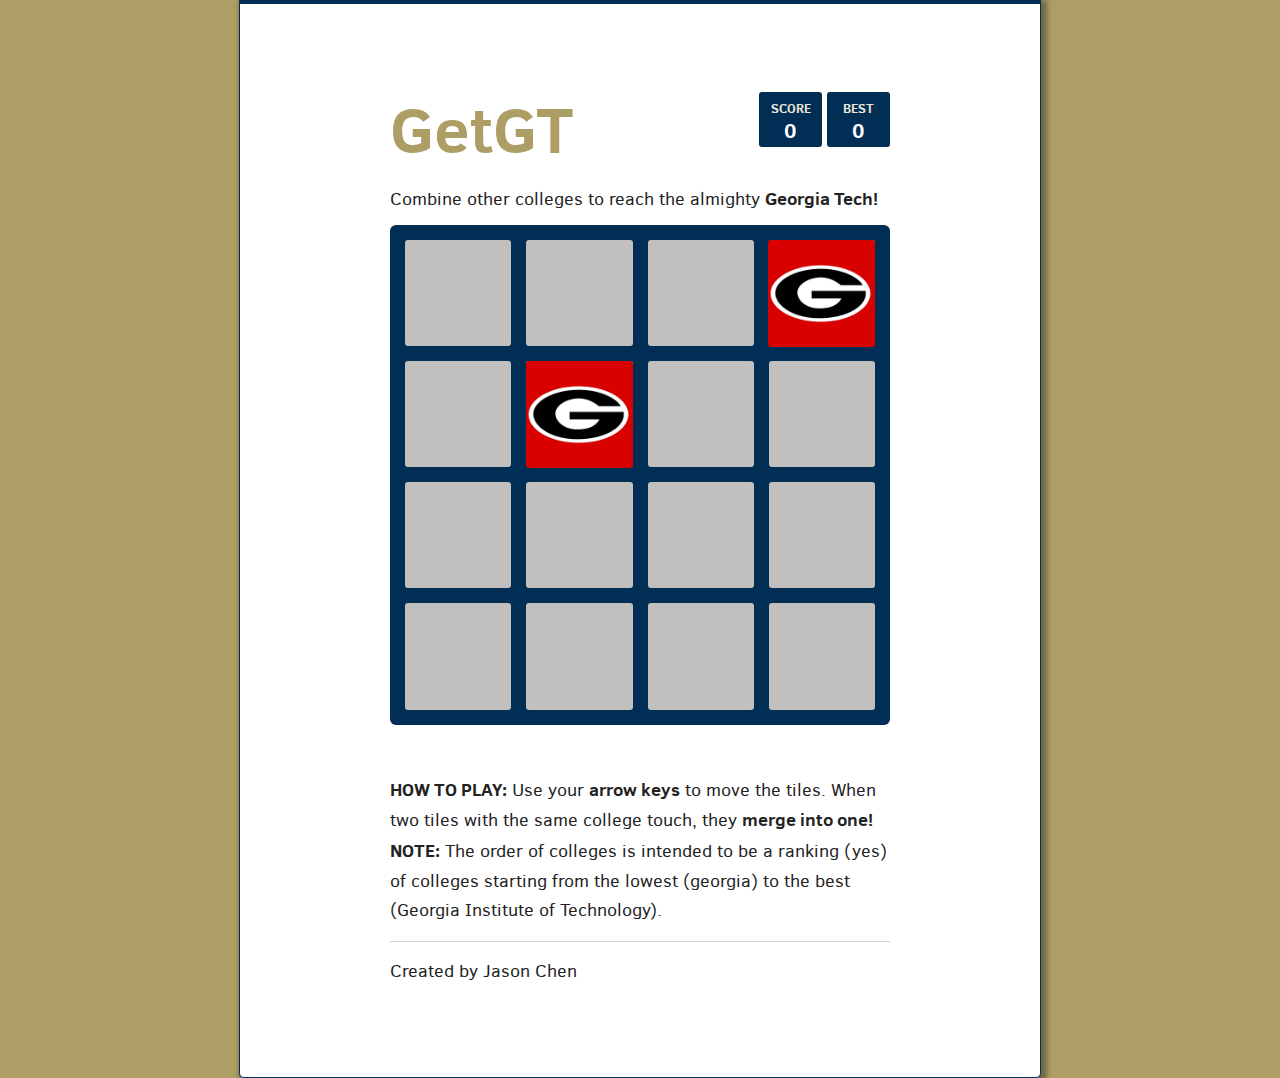
<file: index.html>
<!DOCTYPE html>
<html>
  <head>
    <meta charset="utf-8" />
    <title>GetGT!</title>

    <link href="style/main.css" rel="stylesheet" type="text/css" />
    <link rel="shortcut icon" href="favicon.ico" />
    <link rel="apple-touch-icon" href="meta/apple-touch-icon.png" />
    <meta name="apple-mobile-web-app-capable" content="yes" />

    <meta name="HandheldFriendly" content="True" />
    <meta name="MobileOptimized" content="320" />
    <meta
      name="viewport"
      content="width=device-width, target-densitydpi=160dpi, initial-scale=1.0, maximum-scale=1, user-scalable=no, minimal-ui"
    />
  </head>
  <body>
    <div class="container">
      <div class="heading">
        <h1 class="title">GetGT</h1>
        <div class="scores-container">
          <div class="score-container">0</div>
          <div class="best-container">0</div>
        </div>
      </div>
      <p class="game-intro">
        Combine other colleges to reach the
        <span onclick="document.body.style.background='url(img/petey.png)';"
          >almighty <strong>Georgia Tech!</strong></span
        >
      </p>

      <div class="game-container">
        <div class="game-message">
          <p></p>
          <div class="lower">
            <a class="keep-playing-button">Keep going</a>
            <a class="retry-button">Try again</a>
          </div>
        </div>

        <div class="grid-container">
          <div class="grid-row">
            <div class="grid-cell"></div>
            <div class="grid-cell"></div>
            <div class="grid-cell"></div>
            <div class="grid-cell"></div>
          </div>
          <div class="grid-row">
            <div class="grid-cell"></div>
            <div class="grid-cell"></div>
            <div class="grid-cell"></div>
            <div class="grid-cell"></div>
          </div>
          <div class="grid-row">
            <div class="grid-cell"></div>
            <div class="grid-cell"></div>
            <div class="grid-cell"></div>
            <div class="grid-cell"></div>
          </div>
          <div class="grid-row">
            <div class="grid-cell"></div>
            <div class="grid-cell"></div>
            <div class="grid-cell"></div>
            <div class="grid-cell"></div>
          </div>
        </div>

        <div class="tile-container"></div>
      </div>

      <p class="game-explanation">
        <strong class="important">How to play:</strong> Use your
        <strong>arrow keys</strong> to move the tiles. When two tiles with the
        same college touch, they <strong>merge into one!</strong> <br /><strong
          class="important"
          >Note:</strong
        >
        The order of colleges is intended to be a ranking (yes) of colleges
        starting from the lowest (georgia) to the best (Georgia Institute of
        Technology).
      </p>
      <hr />
      <p>Created by Jason Chen</p>
    </div>

    <script src="js/animframe_polyfill.js"></script>
    <script src="js/keyboard_input_manager.js"></script>
    <script src="js/html_actuator.js"></script>
    <script src="js/grid.js"></script>
    <script src="js/tile.js"></script>
    <script src="js/local_score_manager.js"></script>
    <script src="js/game_manager.js"></script>
    <script src="js/application.js"></script>
  </body>
</html>
</file>
<file: style/main.css>
@import url(fonts/clear-sans.css);
html, body {
  margin: 0;
  padding: 0;
  background: url(https://scontent-a.xx.fbcdn.net/hphotos-prn2/t31.0-8/1502678_10100298599491097_828497142_o.jpg);
  background-attachment: fixed;
  -webkit-background-size: cover;
  -moz-background-size: cover;
  -o-background-size: cover;
  background-size: cover;
  color: black;
  color: #222;
  font-family: "Clear Sans", "Helvetica Neue", Arial, sans-serif;
  font-size: 18px;
background-color: rgb(173,158,102);
}

.heading:after {
  content: "";
  display: block;
  clear: both; }

h1.title {
  font-size: 64px;
  font-weight: bold;
  color: rgb(173,158,102);
  margin: 0;
  display: block;
  float: left; }

@-webkit-keyframes move-up {
  0% {
    top: 25px;
    opacity: 1; }

  100% {
    top: -50px;
    opacity: 0; } }

@-moz-keyframes move-up {
  0% {
    top: 25px;
    opacity: 1; }

  100% {
    top: -50px;
    opacity: 0; } }

@keyframes move-up {
  0% {
    top: 25px;
    opacity: 1; }

  100% {
    top: -50px;
    opacity: 0; } }

.scores-container {
  float: right;
  text-align: right; }

.score-container, .best-container {
  position: relative;
  display: inline-block;
  background: rgb(0,46,84);
  padding: 15px 25px;
  font-size: 20px;
  height: 25px;
  line-height: 47px;
  font-weight: bold;
  border-radius: 3px;
  color: white;
  margin-top: 8px;
  text-align: center; }
  .score-container:after, .best-container:after {
    position: absolute;
    width: 100%;
    top: 10px;
    left: 0;
    text-transform: uppercase;
    font-size: 13px;
    line-height: 13px;
    text-align: center;
    color: #eee4da; }
  .score-container .score-addition, .best-container .score-addition {
    position: absolute;
    right: 30px;
    color: rgb(173,158,102);
    font-size: 25px;
    line-height: 25px;
    font-weight: bold;
    color: rgba(119, 110, 101, 0.9);
    z-index: 100;
    -webkit-animation: move-up 600ms ease-in;
    -moz-animation: move-up 600ms ease-in;
    animation: move-up 600ms ease-in;
    -webkit-animation-fill-mode: both;
    -moz-animation-fill-mode: both;
    animation-fill-mode: both; }

.score-container:after {
  content: "Score"; }

.best-container:after {
  content: "Best"; }

p {
  margin-top: 0;
  margin-bottom: 10px;
  line-height: 1.65; }

a {
  color: rgb(173,158,102);
  font-weight: bold;
  text-decoration: underline;
  cursor: pointer; }

strong.important {
  text-transform: uppercase; }

hr {
  border: none;
  border-bottom: 1px solid #d8d4d0;
  margin: 15px 0; }

.container {
  padding: 80px 150px;
  background: #fff;
  border: 1px solid rgb(0,46,84);
  border-top: 4px solid rgb(0,46,84);
  border-radius: 0px 0px 5px 5px;
  -moz-border-radius: 0px 0px 5px 5px;
  -webkit-box-shadow: 3px 3px 5px 3px rgba(0, 0, 0, 0.35);
  box-shadow: 3px 3px 5px 3px rgba(0, 0, 0, 0.35);
  width: 90%;
  margin: 0 auto;
  max-width: 500px;}

@-webkit-keyframes fade-in {
  0% {
    opacity: 0; }

  100% {
    opacity: 1; } }

@-moz-keyframes fade-in {
  0% {
    opacity: 0; }

  100% {
    opacity: 1; } }

@keyframes fade-in {
  0% {
    opacity: 0; }

  100% {
    opacity: 1; } }

.game-container {
  position: relative;
  padding: 15px;
  cursor: default;
  -webkit-touch-callout: none;
  -webkit-user-select: none;
  -moz-user-select: none;
  background: rgb(0,46,84);
  border-radius: 6px;
  width: 500px;
  height: 500px;
  -webkit-box-sizing: border-box;
  -moz-box-sizing: border-box;
  box-sizing: border-box; }
  .game-container .game-message {
    display: none;
    position: absolute;
    top: 0;
    right: 0;
    bottom: 0;
    left: 0;
    background: rgb(0,46,84);
    z-index: 100;
    text-align: center;
    -webkit-animation: fade-in 800ms ease 1200ms;
    -moz-animation: fade-in 800ms ease 1200ms;
    animation: fade-in 800ms ease 1200ms;
    -webkit-animation-fill-mode: both;
    -moz-animation-fill-mode: both;
    animation-fill-mode: both; }
    .game-container .game-message p {
      font-size: 60px;
      font-weight: bold;
      height: 60px;
      line-height: 60px;
      margin-top: 222px; }
    .game-container .game-message .lower {
      display: block;
      margin-top: 59px; }
    .game-container .game-message a {
      display: inline-block;
      background: rgb(0,46,84);
      border-radius: 3px;
      padding: 0 20px;
      text-decoration: none;
      color: #f9f6f2;
      height: 40px;
      line-height: 42px;
      margin-left: 9px; }
      .game-container .game-message a.keep-playing-button {
        display: none; }
    .game-container .game-message.game-won {
      background: rgba(237, 194, 46, 0.5);
      color: #f9f6f2; }
      .game-container .game-message.game-won a.keep-playing-button {
        display: inline-block; }
    .game-container .game-message.game-won, .game-container .game-message.game-over {
      display: block; }

.grid-container {
  position: absolute;
  z-index: 1; }

.grid-row {
  margin-bottom: 15px; }
  .grid-row:last-child {
    margin-bottom: 0; }
  .grid-row:after {
    content: "";
    display: block;
    clear: both; }

.grid-cell {
  width: 106.25px;
  height: 106.25px;
  margin-right: 15px;
  float: left;
  border-radius: 3px;
  background: #C2C0BF; }
  .grid-cell:last-child {
    margin-right: 0; }

.tile-container {
  position: absolute;
  z-index: 2; }

.tile, .tile .tile-inner {
  width: 107px;
  height: 107px;
  line-height: 116.25px; }
.tile.tile-position-1-1 {
  -webkit-transform: translate(0px, 0px);
  -moz-transform: translate(0px, 0px);
  transform: translate(0px, 0px); }
.tile.tile-position-1-2 {
  -webkit-transform: translate(0px, 121px);
  -moz-transform: translate(0px, 121px);
  transform: translate(0px, 121px); }
.tile.tile-position-1-3 {
  -webkit-transform: translate(0px, 242px);
  -moz-transform: translate(0px, 242px);
  transform: translate(0px, 242px); }
.tile.tile-position-1-4 {
  -webkit-transform: translate(0px, 363px);
  -moz-transform: translate(0px, 363px);
  transform: translate(0px, 363px); }
.tile.tile-position-2-1 {
  -webkit-transform: translate(121px, 0px);
  -moz-transform: translate(121px, 0px);
  transform: translate(121px, 0px); }
.tile.tile-position-2-2 {
  -webkit-transform: translate(121px, 121px);
  -moz-transform: translate(121px, 121px);
  transform: translate(121px, 121px); }
.tile.tile-position-2-3 {
  -webkit-transform: translate(121px, 242px);
  -moz-transform: translate(121px, 242px);
  transform: translate(121px, 242px); }
.tile.tile-position-2-4 {
  -webkit-transform: translate(121px, 363px);
  -moz-transform: translate(121px, 363px);
  transform: translate(121px, 363px); }
.tile.tile-position-3-1 {
  -webkit-transform: translate(242px, 0px);
  -moz-transform: translate(242px, 0px);
  transform: translate(242px, 0px); }
.tile.tile-position-3-2 {
  -webkit-transform: translate(242px, 121px);
  -moz-transform: translate(242px, 121px);
  transform: translate(242px, 121px); }
.tile.tile-position-3-3 {
  -webkit-transform: translate(242px, 242px);
  -moz-transform: translate(242px, 242px);
  transform: translate(242px, 242px); }
.tile.tile-position-3-4 {
  -webkit-transform: translate(242px, 363px);
  -moz-transform: translate(242px, 363px);
  transform: translate(242px, 363px); }
.tile.tile-position-4-1 {
  -webkit-transform: translate(363px, 0px);
  -moz-transform: translate(363px, 0px);
  transform: translate(363px, 0px); }
.tile.tile-position-4-2 {
  -webkit-transform: translate(363px, 121px);
  -moz-transform: translate(363px, 121px);
  transform: translate(363px, 121px); }
.tile.tile-position-4-3 {
  -webkit-transform: translate(363px, 242px);
  -moz-transform: translate(363px, 242px);
  transform: translate(363px, 242px); }
.tile.tile-position-4-4 {
  -webkit-transform: translate(363px, 363px);
  -moz-transform: translate(363px, 363px);
  transform: translate(363px, 363px); }

.tile {
  position: absolute;
  -webkit-transition: 100ms ease-in-out;
  -moz-transition: 100ms ease-in-out;
  transition: 100ms ease-in-out;
  -webkit-transition-property: -webkit-transform;
  -moz-transition-property: -moz-transform;
  transition-property: transform; }
  .tile .tile-inner {
    border-radius: 3px;
    background: #eee4da;
    text-align: center;
    font-weight: bold;
    z-index: 10;
    font-size: 55px; }
  .tile.tile-2 .tile-inner {
    background: #fff url('../img/uga.png');
    background-size: cover;
    box-shadow: 0 0 30px 10px rgba(243, 215, 116, 0), inset 0 0 0 1px rgba(255, 255, 255, 0); }
  .tile.tile-4 .tile-inner {
    background: #fff url('../img/unc.png');
    background-size: cover;
    box-shadow: 0 0 30px 10px rgba(243, 215, 116, 0), inset 0 0 0 1px rgba(255, 255, 255, 0); }
  .tile.tile-8 .tile-inner {
    background: #fff url('../img/upenn.png');
    background-size: cover; }
  .tile.tile-16 .tile-inner {
    background: #fff url('../img/pennstate.png');
    background-size: cover; }
  .tile.tile-32 .tile-inner {
    background: #fff url('../img/mc.png');
    background-size: cover; }
  .tile.tile-64 .tile-inner {
    background: #fff url('../img/asu.png');
    background-size: cover; }
  .tile.tile-128 .tile-inner {
    background: #fff url('../img/cu.png');
    background-size: cover;
    box-shadow: 0 0 30px 10px rgba(243, 215, 116, 0.2381), inset 0 0 0 1px rgba(255, 255, 255, 0.14286);
    font-size: 45px; }
    @media screen and (max-width: 520px) {
      .tile.tile-128 .tile-inner {
        font-size: 25px; } }
  .tile.tile-256 .tile-inner {
    background: #fff url('../img/harvard.png');
    background-size: cover;
    box-shadow: 0 0 30px 10px rgba(243, 215, 116, 0.31746), inset 0 0 0 1px rgba(255, 255, 255, 0.19048);
    font-size: 45px; }
    @media screen and (max-width: 520px) {
      .tile.tile-256 .tile-inner {
        font-size: 25px; } }
  .tile.tile-512 .tile-inner {
    background: #fff url('../img/dq.png');
    background-size: cover;
    box-shadow: 0 0 30px 10px rgba(243, 215, 116, 0.39683), inset 0 0 0 1px rgba(255, 255, 255, 0.2381);
    font-size: 45px; }
    @media screen and (max-width: 520px) {
      .tile.tile-512 .tile-inner {
        font-size: 25px; } }
  .tile.tile-1024 .tile-inner {
    background: #fff url('../img/mit.jpg');
    background-size: cover;
    box-shadow: 0 0 30px 10px rgba(243, 215, 116, 0.47619), inset 0 0 0 1px rgba(255, 255, 255, 0.28571);
    font-size: 35px; }
    @media screen and (max-width: 520px) {
      .tile.tile-1024 .tile-inner {
        font-size: 15px; } }
  .tile.tile-2048 .tile-inner {
    background: #fff url('../img/gt.png');
    background-size: cover;
    box-shadow: 0 0 30px 10px rgba(243, 215, 116, 0.55556), inset 0 0 0 1px rgba(255, 255, 255, 0.33333);
    font-size: 35px; }
    @media screen and (max-width: 520px) {
      .tile.tile-2048 .tile-inner {
        font-size: 15px; } }
  .tile.tile-super .tile-inner {
    background: #fff url('../img/secret.png');
    background-size: cover;
    font-size: 30px; }
    @media screen and (max-width: 520px) {
      .tile.tile-super .tile-inner {
        font-size: 10px; } }

@-webkit-keyframes appear {
  0% {
    opacity: 0;
    -webkit-transform: scale(0);
    -moz-transform: scale(0);
    transform: scale(0); }

  100% {
    opacity: 1;
    -webkit-transform: scale(1);
    -moz-transform: scale(1);
    transform: scale(1); } }

@-moz-keyframes appear {
  0% {
    opacity: 0;
    -webkit-transform: scale(0);
    -moz-transform: scale(0);
    transform: scale(0); }

  100% {
    opacity: 1;
    -webkit-transform: scale(1);
    -moz-transform: scale(1);
    transform: scale(1); } }

@keyframes appear {
  0% {
    opacity: 0;
    -webkit-transform: scale(0);
    -moz-transform: scale(0);
    transform: scale(0); }

  100% {
    opacity: 1;
    -webkit-transform: scale(1);
    -moz-transform: scale(1);
    transform: scale(1); } }

.tile-new .tile-inner {
  -webkit-animation: appear 200ms ease 100ms;
  -moz-animation: appear 200ms ease 100ms;
  animation: appear 200ms ease 100ms;
  -webkit-animation-fill-mode: backwards;
  -moz-animation-fill-mode: backwards;
  animation-fill-mode: backwards; }

@-webkit-keyframes pop {
  0% {
    -webkit-transform: scale(0);
    -moz-transform: scale(0);
    transform: scale(0); }

  50% {
    -webkit-transform: scale(1.2);
    -moz-transform: scale(1.2);
    transform: scale(1.2); }

  100% {
    -webkit-transform: scale(1);
    -moz-transform: scale(1);
    transform: scale(1); } }

@-moz-keyframes pop {
  0% {
    -webkit-transform: scale(0);
    -moz-transform: scale(0);
    transform: scale(0); }

  50% {
    -webkit-transform: scale(1.2);
    -moz-transform: scale(1.2);
    transform: scale(1.2); }

  100% {
    -webkit-transform: scale(1);
    -moz-transform: scale(1);
    transform: scale(1); } }

@keyframes pop {
  0% {
    -webkit-transform: scale(0);
    -moz-transform: scale(0);
    transform: scale(0); }

  50% {
    -webkit-transform: scale(1.2);
    -moz-transform: scale(1.2);
    transform: scale(1.2); }

  100% {
    -webkit-transform: scale(1);
    -moz-transform: scale(1);
    transform: scale(1); } }

.tile-merged .tile-inner {
  z-index: 20;
  -webkit-animation: pop 200ms ease 100ms;
  -moz-animation: pop 200ms ease 100ms;
  animation: pop 200ms ease 100ms;
  -webkit-animation-fill-mode: backwards;
  -moz-animation-fill-mode: backwards;
  animation-fill-mode: backwards; }

.game-intro {
  margin: 10px 0; }

.game-explanation {
  margin-top: 50px; }

@media screen and (max-width: 850px) {
  html, body {
    font-size: 15px; }

  body {
    padding: 0 20px; }

  h1.title {
    font-size: 36px;
    margin-top: 5px; }

  .container {
    width: 280px;
    margin: 0 auto;
    padding: 50px; }

  .score-container, .best-container {
    margin-top: 0;
    padding: 10px 8px;
    font-size: inherit;
    min-width: 40px; }

  .heading {
    margin-bottom: 10px; }

  .game-container {
    
    position: relative;
    padding: 10px;
    cursor: default;
    -webkit-touch-callout: none;
    -webkit-user-select: none;
    -moz-user-select: none;
    border-radius: 6px;
    width: 280px;
    height: 280px;
    -webkit-box-sizing: border-box;
    -moz-box-sizing: border-box;
    box-sizing: border-box; }
    .game-container .game-message {
      display: none;
      position: absolute;
      top: 0;
      right: 0;
      bottom: 0;
      left: 0;
      background: rgba(238, 228, 218, 0.5);
      z-index: 100;
      text-align: center;
      -webkit-animation: fade-in 800ms ease 1200ms;
      -moz-animation: fade-in 800ms ease 1200ms;
      animation: fade-in 800ms ease 1200ms;
      -webkit-animation-fill-mode: both;
      -moz-animation-fill-mode: both;
      animation-fill-mode: both; }
      .game-container .game-message p {
        font-size: 60px;
        font-weight: bold;
        height: 60px;
        line-height: 60px;
        margin-top: 222px; }
      .game-container .game-message .lower {
        display: block;
        margin-top: 59px; }
      .game-container .game-message a {
        display: inline-block;
        background: #8f7a66;
        border-radius: 3px;
        padding: 0 20px;
        text-decoration: none;
        color: #f9f6f2;
        height: 40px;
        line-height: 42px;
        margin-left: 9px; }
        .game-container .game-message a.keep-playing-button {
          display: none; }
      .game-container .game-message.game-won {
        background: rgba(237, 194, 46, 0.5);
        color: #f9f6f2; }
        .game-container .game-message.game-won a.keep-playing-button {
          display: inline-block; }
      .game-container .game-message.game-won, .game-container .game-message.game-over { 
        display: block; 
        color:white;
      }

  .grid-container {
    position: absolute;
    z-index: 1; }

  .grid-row {
    margin-bottom: 10px; }
    .grid-row:last-child {
      margin-bottom: 0; }
    .grid-row:after {
      content: "";
      display: block;
      clear: both; }

  .grid-cell {
    width: 57.5px;
    height: 57.5px;
    margin-right: 10px;
    float: left;
    border-radius: 3px; }
    .grid-cell:last-child {
      margin-right: 0; }

  .tile-container {
    position: absolute;
    z-index: 2; }

  .tile, .tile .tile-inner {
    width: 58px;
    height: 58px;
    line-height: 67.5px; }
  .tile.tile-position-1-1 {
    -webkit-transform: translate(0px, 0px);
    -moz-transform: translate(0px, 0px);
    transform: translate(0px, 0px); }
  .tile.tile-position-1-2 {
    -webkit-transform: translate(0px, 67px);
    -moz-transform: translate(0px, 67px);
    transform: translate(0px, 67px); }
  .tile.tile-position-1-3 {
    -webkit-transform: translate(0px, 135px);
    -moz-transform: translate(0px, 135px);
    transform: translate(0px, 135px); }
  .tile.tile-position-1-4 {
    -webkit-transform: translate(0px, 202px);
    -moz-transform: translate(0px, 202px);
    transform: translate(0px, 202px); }
  .tile.tile-position-2-1 {
    -webkit-transform: translate(67px, 0px);
    -moz-transform: translate(67px, 0px);
    transform: translate(67px, 0px); }
  .tile.tile-position-2-2 {
    -webkit-transform: translate(67px, 67px);
    -moz-transform: translate(67px, 67px);
    transform: translate(67px, 67px); }
  .tile.tile-position-2-3 {
    -webkit-transform: translate(67px, 135px);
    -moz-transform: translate(67px, 135px);
    transform: translate(67px, 135px); }
  .tile.tile-position-2-4 {
    -webkit-transform: translate(67px, 202px);
    -moz-transform: translate(67px, 202px);
    transform: translate(67px, 202px); }
  .tile.tile-position-3-1 {
    -webkit-transform: translate(135px, 0px);
    -moz-transform: translate(135px, 0px);
    transform: translate(135px, 0px); }
  .tile.tile-position-3-2 {
    -webkit-transform: translate(135px, 67px);
    -moz-transform: translate(135px, 67px);
    transform: translate(135px, 67px); }
  .tile.tile-position-3-3 {
    -webkit-transform: translate(135px, 135px);
    -moz-transform: translate(135px, 135px);
    transform: translate(135px, 135px); }
  .tile.tile-position-3-4 {
    -webkit-transform: translate(135px, 202px);
    -moz-transform: translate(135px, 202px);
    transform: translate(135px, 202px); }
  .tile.tile-position-4-1 {
    -webkit-transform: translate(202px, 0px);
    -moz-transform: translate(202px, 0px);
    transform: translate(202px, 0px); }
  .tile.tile-position-4-2 {
    -webkit-transform: translate(202px, 67px);
    -moz-transform: translate(202px, 67px);
    transform: translate(202px, 67px); }
  .tile.tile-position-4-3 {
    -webkit-transform: translate(202px, 135px);
    -moz-transform: translate(202px, 135px);
    transform: translate(202px, 135px); }
  .tile.tile-position-4-4 {
    -webkit-transform: translate(202px, 202px);
    -moz-transform: translate(202px, 202px);
    transform: translate(202px, 202px); }

  .game-container {
    margin-top: 20px; }

  .tile .tile-inner {
    font-size: 35px; }

  .game-message p {
    font-size: 30px !important;
    height: 30px !important;
    line-height: 30px !important;
    margin-top: 90px !important; }
  .game-message .lower {
    margin-top: 30px !important; } }
</file>
